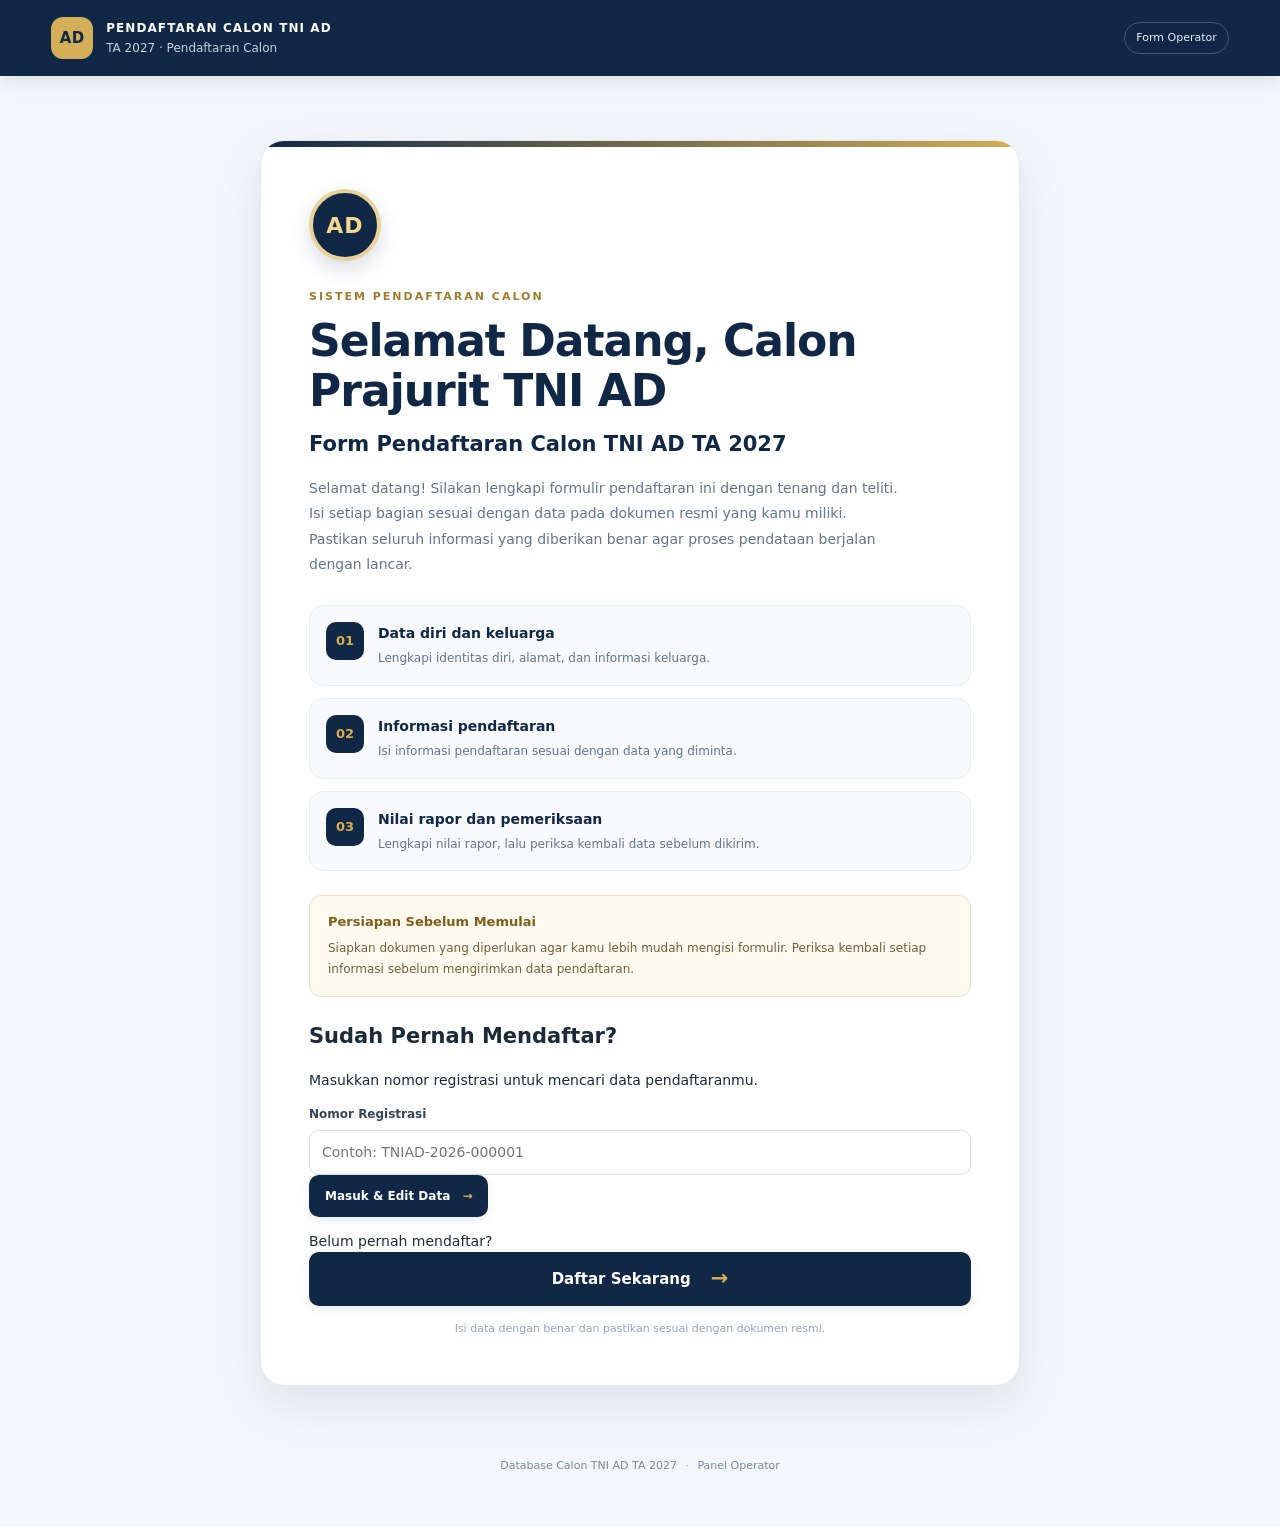
<file: index.html>
<!doctype html>
<html lang="id">
  <head>
    <meta charset="utf-8" />
    <meta name="viewport" content="width=device-width, initial-scale=1" />
    <meta name="theme-color" content="#102846" />
    <title>Form Pendaftaran Calon TNI AD TA 2027</title>
    <link rel="stylesheet" href="styles.css" />
  </head>
  <body>
    <header class="topbar">
      <div class="brand-mark">AD</div>
      <div class="brand-copy">
        <strong>PENDAFTARAN CALON TNI AD</strong
        ><span>TA 2027 · Pendaftaran Calon</span>
      </div>
      <span class="secure-label">Form Operator</span>
    </header>
    <main class="page-shell">
      <section class="welcome-card" id="welcome-page">
        <div class="welcome-emblem">AD</div>

        <p class="eyebrow">SISTEM PENDAFTARAN CALON</p>

        <h1>Selamat Datang, Calon Prajurit TNI AD</h1>

        <p class="welcome-description">Form Pendaftaran Calon TNI AD TA 2027</p>

        <p class="welcome-text">
          Selamat datang! Silakan lengkapi formulir pendaftaran ini dengan
          tenang dan teliti. Isi setiap bagian sesuai dengan data pada dokumen
          resmi yang kamu miliki. Pastikan seluruh informasi yang diberikan
          benar agar proses pendataan berjalan dengan lancar.
        </p>

        <!-- INFORMASI PENDAFTARAN -->
        <div class="welcome-info">
          <div class="welcome-info-item">
            <span class="welcome-info-number">01</span>
            <div>
              <strong>Data diri dan keluarga</strong>
              <p>Lengkapi identitas diri, alamat, dan informasi keluarga.</p>
            </div>
          </div>

          <div class="welcome-info-item">
            <span class="welcome-info-number">02</span>
            <div>
              <strong>Informasi pendaftaran</strong>
              <p>Isi informasi pendaftaran sesuai dengan data yang diminta.</p>
            </div>
          </div>

          <div class="welcome-info-item">
            <span class="welcome-info-number">03</span>
            <div>
              <strong>Nilai rapor dan pemeriksaan</strong>
              <p>
                Lengkapi nilai rapor, lalu periksa kembali data sebelum dikirim.
              </p>
            </div>
          </div>
        </div>

        <!-- PERSIAPAN -->
        <div class="welcome-notice">
          <strong>Persiapan Sebelum Memulai</strong>
          <p>
            Siapkan dokumen yang diperlukan agar kamu lebih mudah mengisi
            formulir. Periksa kembali setiap informasi sebelum mengirimkan data
            pendaftaran.
          </p>
        </div>

        <!-- LOGIN PENDAFTAR LAMA -->
        <div class="welcome-login">
          <h2>Sudah Pernah Mendaftar?</h2>

          <p>Masukkan nomor registrasi untuk mencari data pendaftaranmu.</p>

          <label class="field">
            <span>Nomor Registrasi</span>
            <input
              type="text"
              id="login-nomor-registrasi"
              name="NOMOR_PENDAFTARAN"
              placeholder="Contoh: TNIAD-2026-000001"
              autocomplete="off"
              autocapitalize="characters"
              spellcheck="false"
            />
          </label>

          <button
            class="btn btn-primary"
            id="login-registration-btn"
            type="button"
          >
            Masuk & Edit Data <span>→</span>
          </button>

          <p
            id="login-registration-message"
            role="status"
            aria-live="polite"
          ></p>
        </div>

        <!-- PEMISAH -->
        <div class="welcome-divider">
          <span>Belum pernah mendaftar?</span>
        </div>

        <!-- PENDAFTAR BARU -->
        <button
          class="btn btn-primary welcome-start"
          id="start-registration-btn"
          type="button"
        >
          Daftar Sekarang <span>→</span>
        </button>

        <p class="welcome-footnote">
          Isi data dengan benar dan pastikan sesuai dengan dokumen resmi.
        </p>
      </section>

      <section class="intro" id="registration-intro" hidden>
        <p class="eyebrow">SISTEM PENDATAAN CALON</p>
        <h1>Formulir Pendaftaran</h1>
        <p class="subheading">
          Input data calon secara bertahap. Periksa kembali data sebelum
          disimpan.
        </p>
      </section>
      <section class="form-card" id="registration-form-card" hidden>
        <div class="progress-head">
          <div>
            <span id="step-kicker">LANGKAH 1 DARI 5</span>
            <h2 id="step-title">Data diri calon</h2>
          </div>
          <span id="progress-percent">20%</span>
        </div>
        <div class="progress-track"><div id="progress-bar"></div></div>
        <nav class="step-nav" aria-label="Langkah formulir">
          <button class="step-pill active" data-step="0" type="button">
            <span>1</span><b>Calon</b>
          </button>
          <button class="step-pill" data-step="1" type="button">
            <span>2</span><b>Keluarga</b>
          </button>
          <button class="step-pill" data-step="2" type="button">
            <span>3</span><b>Pendaftaran</b>
          </button>
          <button class="step-pill" data-step="3" type="button">
            <span>4</span><b>Rapor</b>
          </button>
          <button class="step-pill" data-step="4" type="button">
            <span>5</span><b>Periksa</b>
          </button>
        </nav>

        <form id="candidate-form" novalidate>
          <section class="step-panel active" data-panel="0">
            <div class="section-heading">
              <span class="section-icon">01</span>
              <div>
                <h3>Identitas calon</h3>
                <p>Masukkan data sesuai dokumen resmi.</p>
              </div>
            </div>
            <div class="field-grid">
              <label class="field span-2"
                ><span>Nama lengkap <i>*</i></span
                ><input
                  name="NAMA_LENGKAP"
                  required
                  autocomplete="name"
                  data-uppercase
              /></label>
              <label class="field"
                ><span>Tempat lahir <i>*</i></span
                ><input name="TEMPAT_LAHIR" required data-uppercase
              /></label>
              <label class="field"
                ><span>Tanggal lahir <i>*</i></span
                ><input name="TANGGAL_LAHIR" type="date" required
              /></label>

              <label class="field">
                <span>Tinggi badan (cm)</span>
                <input
                  name="TINGGI_BADAN_CM"
                  type="text"
                  inputmode="decimal"
                  placeholder="Contoh: 170,5"
                  autocomplete="off"
                />
              </label>

              <label class="field">
                <span>Berat badan (kg)</span>
                <input
                  name="BERAT_BADAN_KG"
                  type="text"
                  inputmode="decimal"
                  placeholder="Contoh: 60,5"
                  autocomplete="off"
                />
              </label>

              <label class="field"
                ><span>Pendidikan umum <i>*</i></span
                ><select
                  name="PENDIDIKAN_UMUM"
                  required
                  data-ref="PENDIDIKAN_UMUM"
                >
                  <option value="">Pilih pendidikan</option>
                </select></label
              >
              <label class="field"
                ><span>Jurusan</span
                ><select
                  name="JURUSAN"
                  data-ref="JURUSAN"
                  data-other-target="jurusan-lain"
                >
                  <option value="">Pilih jurusan</option></select
                ><input
                  id="jurusan-lain"
                  class="conditional-input hidden"
                  placeholder="Tulis jurusan"
                  data-uppercase
              /></label>
              <label class="field"
                ><span>Tahun lulus</span
                ><select name="TAHUN_LULUS" id="tahun-lulus">
                  <option value="">Pilih tahun</option>
                </select></label
              >
              <label class="field"
                ><span>Nama sekolah <i>*</i></span
                ><input name="NAMA_SEKOLAH" required data-uppercase
              /></label>
              <label class="field span-2"
                ><span>Alamat sekolah</span
                ><textarea
                  name="ALAMAT_SEKOLAH"
                  rows="2"
                  data-uppercase
                ></textarea>
              </label>
              <label class="field"
                ><span>Agama <i>*</i></span
                ><select name="AGAMA" required data-ref="AGAMA">
                  <option value="">Pilih agama</option>
                </select></label
              >
              <label class="field"
                ><span>Suku</span
                ><select
                  name="SUKU"
                  data-ref="SUKU"
                  data-other-target="suku-lain"
                >
                  <option value="">Pilih suku</option></select
                ><input
                  id="suku-lain"
                  class="conditional-input hidden"
                  placeholder="Tulis suku"
                  data-uppercase
              /></label>
              <label class="field"
                ><span>Nomor KK <i>*</i></span
                ><input
                  name="NOMOR_KK"
                  required
                  inputmode="numeric"
                  maxlength="16"
                  minlength="16"
                  pattern="[0-9]{16}"
                  autocomplete="off"
                /><small>16 digit, disimpan sebagai teks.</small></label
              >
              <label class="field"
                ><span>NIK <i>*</i></span
                ><input
                  name="NIK"
                  required
                  inputmode="numeric"
                  maxlength="16"
                  minlength="16"
                  pattern="[0-9]{16}"
                  autocomplete="off"
                /><small>16 digit dan harus unik.</small></label
              >
              <label class="field"
                ><span>Nomor BPJS calon <i>*</i></span
                ><input
                  name="NOMOR_BPJS"
                  required
                  inputmode="numeric"
                  autocomplete="off"
              /></label>
              <label class="field"
                ><span>Tinggal bersama <i>*</i></span
                ><select
                  name="TINGGAL_BERSAMA"
                  required
                  data-ref="TINGGAL_BERSAMA"
                >
                  <option value="">Pilih</option>
                </select></label
              >

              <div class="field-group alamat-calon-group">
                <span class="field-label">
                  Alamat calon sesuai KTP <i>*</i>
                </span>

                <!-- PROVINSI -->
                <label class="field">
                  <span>Provinsi <i>*</i></span>
                  <input
                    type="text"
                    id="provinsi-calon"
                    name="PROVINSI_CALON"
                    placeholder="Ketik nama provinsi..."
                    autocomplete="off"
                    required
                  />
                  <div
                    id="provinsi-calon-options"
                    class="autocomplete-options hidden"
                  ></div>
                </label>

                <!-- KABUPATEN / KOTA -->
                <label class="field">
                  <span>Kabupaten/Kota <i>*</i></span>
                  <input
                    type="text"
                    id="kabupaten-calon"
                    name="KABUPATEN_KOTA_CALON"
                    placeholder="Pilih provinsi terlebih dahulu"
                    autocomplete="off"
                    required
                    disabled
                  />
                  <div
                    id="kabupaten-calon-options"
                    class="autocomplete-options hidden"
                  ></div>
                  <small id="kabupaten-calon-info">
                    Pilih provinsi terlebih dahulu.
                  </small>
                </label>

                <!-- KECAMATAN -->
                <label class="field">
                  <span>Kecamatan <i>*</i></span>
                  <input
                    type="text"
                    id="kecamatan-calon"
                    name="KECAMATAN_CALON"
                    placeholder="Masukkan nama kecamatan"
                    data-uppercase
                    required
                  />
                </label>

                <!-- KELURAHAN / DESA -->
                <label class="field">
                  <span>Kelurahan/Desa <i>*</i></span>
                  <input
                    type="text"
                    id="kelurahan-calon"
                    name="KELURAHAN_DESA_CALON"
                    placeholder="Masukkan nama kelurahan/desa"
                    data-uppercase
                    required
                  />
                </label>

                <!-- RT / RW -->
                <div class="field-row">
                  <label class="field">
                    <span>RT</span>
                    <input
                      type="text"
                      id="rt-calon"
                      name="RT_CALON"
                      placeholder="Contoh: 001"
                      inputmode="numeric"
                    />
                  </label>

                  <label class="field">
                    <span>RW</span>
                    <input
                      type="text"
                      id="rw-calon"
                      name="RW_CALON"
                      placeholder="Contoh: 002"
                      inputmode="numeric"
                    />
                  </label>
                </div>

                <!-- KONTRAK DATA BACKEND LAMA -->
                <input type="hidden" name="ALAMAT_CALON" />
              </div>

              <label class="field"
                ><span>Nomor HP calon</span
                ><input
                  name="NOMOR_HP_CALON"
                  inputmode="tel"
                  autocomplete="tel"
              /></label>
              <label class="field"
                ><span>Nomor HP orang tua/wali</span
                ><input name="NOMOR_HP_ORANG_TUA_WALI" inputmode="tel"
              /></label>
              <label class="field"
                ><span>Email calon aktif</span
                ><input name="EMAIL_CALON" type="email" autocomplete="email"
              /></label>
              <label class="field"
                ><span>NISN SD</span><input name="NISN_SD" inputmode="numeric"
              /></label>
              <label class="field"
                ><span>NISN SMP</span
                ><input name="NISN_SMP" inputmode="numeric"
              /></label>
              <label class="field"
                ><span>NISN SMA/sederajat</span
                ><input name="NISN_SMA" inputmode="numeric"
              /></label>
              <label class="field"
                ><span>Facebook</span><input name="AKUN_FACEBOOK"
              /></label>
              <label class="field"
                ><span>Instagram</span><input name="AKUN_INSTAGRAM"
              /></label>
              <label class="field"
                ><span>TikTok</span><input name="AKUN_TIKTOK"
              /></label>
              <label class="field"
                ><span>Twitter/X</span><input name="AKUN_TWITTER"
              /></label>
            </div>
          </section>

          <section class="step-panel" data-panel="1">
            <div class="section-heading">
              <span class="section-icon">02</span>
              <div>
                <h3>Data keluarga</h3>
                <p>
                  Bagian pangkat, jabatan, dan kesatuan muncul sesuai pekerjaan.
                </p>
              </div>
            </div>
            <div class="subsection">
              <h4>Ayah kandung</h4>
              <div class="field-grid">
                <label class="field"
                  ><span>Nama ayah <i>*</i></span
                  ><input name="NAMA_BAPAK_KANDUNG" required data-uppercase
                /></label>
                <label class="field"
                  ><span>Pekerjaan ayah <i>*</i></span
                  ><select name="PEKERJAAN_BAPAK" required data-ref="PEKERJAAN">
                    <option value="">Pilih pekerjaan</option>
                  </select></label
                >

                <label class="field hidden" id="pekerjaan-bapak-lainnya-wrap">
                  <span>Nama pekerjaan ayah <i>*</i></span>
                  <input
                    type="text"
                    id="pekerjaan-bapak-lainnya"
                    data-uppercase
                    placeholder="Masukkan nama pekerjaan ayah"
                  />
                </label>

                <label class="field conditional-job hidden"
                  ><span>Pangkat ayah</span
                  ><input name="PANGKAT_BAPAK" data-uppercase
                /></label>
                <label class="field conditional-job hidden"
                  ><span>Jabatan ayah</span
                  ><input name="JABATAN_BAPAK" data-uppercase
                /></label>
                <label class="field conditional-job hidden"
                  ><span>Kesatuan/instansi ayah</span
                  ><input name="KESATUAN_BAPAK" data-uppercase
                /></label>

                <!-- ALAMAT BAPAK -->
                <div
                  class="field span-2 alamat-keluarga-group"
                  data-alamat-group="BAPAK"
                >
                  <span class="field-label">Alamat ayah sesuai KTP</span>

                  <!-- PROVINSI -->
                  <label class="field">
                    <span>Provinsi</span>
                    <input
                      type="text"
                      id="provinsi-bapak"
                      name="PROVINSI_BAPAK"
                      autocomplete="off"
                      placeholder="Ketik nama provinsi..."
                    />
                    <div
                      id="provinsi-bapak-options"
                      class="autocomplete-options hidden"
                    ></div>
                  </label>

                  <!-- KABUPATEN / KOTA -->
                  <label class="field">
                    <span>Kabupaten/Kota</span>
                    <input
                      type="text"
                      id="kabupaten-bapak"
                      name="KABUPATEN_KOTA_BAPAK"
                      autocomplete="off"
                      placeholder="Pilih provinsi terlebih dahulu"
                      disabled
                    />
                    <div
                      id="kabupaten-bapak-options"
                      class="autocomplete-options hidden"
                    ></div>
                    <small id="kabupaten-bapak-info">
                      Pilih provinsi terlebih dahulu.
                    </small>
                  </label>

                  <!-- KECAMATAN -->
                  <label class="field">
                    <span>Kecamatan</span>
                    <input
                      type="text"
                      id="kecamatan-bapak"
                      name="KECAMATAN_BAPAK"
                      placeholder="Masukkan nama kecamatan"
                      data-uppercase
                    />
                  </label>

                  <!-- KELURAHAN / DESA -->
                  <label class="field">
                    <span>Kelurahan/Desa</span>
                    <input
                      type="text"
                      id="kelurahan-bapak"
                      name="KELURAHAN_DESA_BAPAK"
                      placeholder="Masukkan nama kelurahan/desa"
                      data-uppercase
                    />
                  </label>

                  <!-- RT / RW -->
                  <div class="field-row">
                    <label class="field">
                      <span>RT</span>
                      <input
                        type="text"
                        id="rt-bapak"
                        name="RT_BAPAK"
                        placeholder="Contoh: 001"
                        inputmode="numeric"
                      />
                    </label>

                    <label class="field">
                      <span>RW</span>
                      <input
                        type="text"
                        id="rw-bapak"
                        name="RW_BAPAK"
                        placeholder="Contoh: 002"
                        inputmode="numeric"
                      />
                    </label>
                  </div>

                  <!-- KONTRAK DATA BACKEND -->
                  <input type="hidden" name="ALAMAT_BAPAK" />
                </div>
              </div>
            </div>
            <div class="subsection">
              <h4>Ibu kandung</h4>
              <div class="field-grid">
                <label class="field"
                  ><span>Nama ibu <i>*</i></span
                  ><input name="NAMA_IBU_KANDUNG" required data-uppercase
                /></label>
                <label class="field"
                  ><span>Pekerjaan ibu <i>*</i></span
                  ><select name="PEKERJAAN_IBU" required data-ref="PEKERJAAN">
                    <option value="">Pilih pekerjaan</option>
                  </select></label
                >

                <label class="field hidden" id="pekerjaan-ibu-lainnya-wrap">
                  <span>Nama pekerjaan ibu <i>*</i></span>
                  <input
                    type="text"
                    id="pekerjaan-ibu-lainnya"
                    data-uppercase
                    placeholder="Masukkan nama pekerjaan ibu"
                  />
                </label>

                <label class="field conditional-job hidden"
                  ><span>Pangkat ibu</span
                  ><input name="PANGKAT_IBU" data-uppercase
                /></label>
                <label class="field conditional-job hidden"
                  ><span>Jabatan ibu</span
                  ><input name="JABATAN_IBU" data-uppercase
                /></label>
                <label class="field conditional-job hidden"
                  ><span>Kesatuan/instansi ibu</span
                  ><input name="KESATUAN_IBU" data-uppercase
                /></label>

                <!-- ALAMAT IBU -->
                <div
                  class="field span-2 alamat-keluarga-group"
                  data-alamat-group="IBU"
                >
                  <span class="field-label">Alamat ibu sesuai KTP</span>

                  <!-- PROVINSI -->
                  <label class="field">
                    <span>Provinsi</span>
                    <input
                      type="text"
                      id="provinsi-ibu"
                      name="PROVINSI_IBU"
                      autocomplete="off"
                      placeholder="Ketik nama provinsi..."
                    />
                    <div
                      id="provinsi-ibu-options"
                      class="autocomplete-options hidden"
                    ></div>
                  </label>

                  <!-- KABUPATEN / KOTA -->
                  <label class="field">
                    <span>Kabupaten/Kota</span>
                    <input
                      type="text"
                      id="kabupaten-ibu"
                      name="KABUPATEN_KOTA_IBU"
                      autocomplete="off"
                      placeholder="Pilih provinsi terlebih dahulu"
                      disabled
                    />
                    <div
                      id="kabupaten-ibu-options"
                      class="autocomplete-options hidden"
                    ></div>
                    <small id="kabupaten-ibu-info">
                      Pilih provinsi terlebih dahulu.
                    </small>
                  </label>

                  <!-- KECAMATAN -->
                  <label class="field">
                    <span>Kecamatan</span>
                    <input
                      type="text"
                      id="kecamatan-ibu"
                      name="KECAMATAN_IBU"
                      placeholder="Masukkan nama kecamatan"
                      data-uppercase
                    />
                  </label>

                  <!-- KELURAHAN / DESA -->
                  <label class="field">
                    <span>Kelurahan/Desa</span>
                    <input
                      type="text"
                      id="kelurahan-ibu"
                      name="KELURAHAN_DESA_IBU"
                      placeholder="Masukkan nama kelurahan/desa"
                      data-uppercase
                    />
                  </label>

                  <!-- RT / RW -->
                  <div class="field-row">
                    <label class="field">
                      <span>RT</span>
                      <input
                        type="text"
                        id="rt-ibu"
                        name="RT_IBU"
                        placeholder="Contoh: 001"
                        inputmode="numeric"
                      />
                    </label>

                    <label class="field">
                      <span>RW</span>
                      <input
                        type="text"
                        id="rw-ibu"
                        name="RW_IBU"
                        placeholder="Contoh: 002"
                        inputmode="numeric"
                      />
                    </label>
                  </div>

                  <!-- KONTRAK DATA BACKEND -->
                  <input type="hidden" name="ALAMAT_IBU" />
                </div>
              </div>
            </div>
            <div class="subsection">
              <h4>Keluarga dari Ayah</h4>
              <div class="field-grid">
                <label class="field">
                  <span>Nama kakek dari ayah <i>*</i></span>
                  <input name="NAMA_KAKEK_AYAH" required data-uppercase />
                </label>
                <label class="field">
                  <span>Nama nenek dari ayah <i>*</i></span>
                  <input name="NAMA_NENEK_AYAH" required data-uppercase />
                </label>
                <label class="field span-2">
                  <span>Alamat kakek dan nenek dari ayah <i>*</i></span>
                  <textarea
                    name="ALAMAT_KAKEK_NENEK_AYAH"
                    rows="3"
                    required
                    data-uppercase
                  ></textarea>
                </label>
              </div>
            </div>

            <div class="subsection">
              <h4>Keluarga dari Ibu</h4>
              <div class="field-grid">
                <label class="field">
                  <span>Nama kakek dari ibu <i>*</i></span>
                  <input name="NAMA_KAKEK_IBU" required data-uppercase />
                </label>
                <label class="field">
                  <span>Nama nenek dari ibu <i>*</i></span>
                  <input name="NAMA_NENEK_IBU" required data-uppercase />
                </label>
                <label class="field span-2">
                  <span>Alamat kakek dan nenek dari ibu <i>*</i></span>
                  <textarea
                    name="ALAMAT_KAKEK_NENEK_IBU"
                    rows="3"
                    required
                    data-uppercase
                  ></textarea>
                </label>
              </div>
            </div>

            <div class="subsection" id="wali-section">
              <h4>Wali</h4>
              <div class="field-grid">
                <label class="field">
                  <span>Nama wali</span>
                  <input name="NAMA_WALI" data-uppercase />
                </label>

                <label class="field">
                  <span>Pekerjaan wali</span>
                  <select name="PEKERJAAN_WALI" data-ref="PEKERJAAN">
                    <option value="">Pilih pekerjaan</option>
                  </select>
                </label>

                <label class="field hidden" id="pekerjaan-wali-lainnya-wrap">
                  <span>Nama pekerjaan wali <i>*</i></span>
                  <input
                    type="text"
                    id="pekerjaan-wali-lainnya"
                    data-uppercase
                    placeholder="Masukkan nama pekerjaan wali"
                  />
                </label>

                <label class="field conditional-job hidden">
                  <span>Pangkat wali</span>
                  <input name="PANGKAT_WALI" data-uppercase />
                </label>

                <label class="field conditional-job hidden">
                  <span>Jabatan wali</span>
                  <input name="JABATAN_WALI" data-uppercase />
                </label>

                <label class="field conditional-job hidden">
                  <span>Kesatuan/instansi wali</span>
                  <input name="KESATUAN_WALI" data-uppercase />
                </label>

                <!-- ALAMAT WALI -->
                <div
                  class="field span-2 alamat-keluarga-group"
                  data-alamat-group="WALI"
                >
                  <span class="field-label">Alamat wali sesuai KTP</span>

                  <!-- PROVINSI -->
                  <label class="field">
                    <span>Provinsi</span>
                    <input
                      type="text"
                      id="provinsi-wali"
                      name="PROVINSI_WALI"
                      autocomplete="off"
                      placeholder="Ketik nama provinsi..."
                    />
                    <div
                      id="provinsi-wali-options"
                      class="autocomplete-options hidden"
                    ></div>
                  </label>

                  <!-- KABUPATEN / KOTA -->
                  <label class="field">
                    <span>Kabupaten/Kota</span>
                    <input
                      type="text"
                      id="kabupaten-wali"
                      name="KABUPATEN_KOTA_WALI"
                      autocomplete="off"
                      placeholder="Pilih provinsi terlebih dahulu"
                      disabled
                    />
                    <div
                      id="kabupaten-wali-options"
                      class="autocomplete-options hidden"
                    ></div>
                    <small id="kabupaten-wali-info">
                      Pilih provinsi terlebih dahulu.
                    </small>
                  </label>

                  <!-- KECAMATAN -->
                  <label class="field">
                    <span>Kecamatan</span>
                    <input
                      type="text"
                      id="kecamatan-wali"
                      name="KECAMATAN_WALI"
                      placeholder="Masukkan nama kecamatan"
                      data-uppercase
                    />
                  </label>

                  <!-- KELURAHAN / DESA -->
                  <label class="field">
                    <span>Kelurahan/Desa</span>
                    <input
                      type="text"
                      id="kelurahan-wali"
                      name="KELURAHAN_DESA_WALI"
                      placeholder="Masukkan nama kelurahan/desa"
                      data-uppercase
                    />
                  </label>

                  <!-- RT / RW -->
                  <div class="field-row">
                    <label class="field">
                      <span>RT</span>
                      <input
                        type="text"
                        id="rt-wali"
                        name="RT_WALI"
                        placeholder="Contoh: 001"
                        inputmode="numeric"
                      />
                    </label>

                    <label class="field">
                      <span>RW</span>
                      <input
                        type="text"
                        id="rw-wali"
                        name="RW_WALI"
                        placeholder="Contoh: 002"
                        inputmode="numeric"
                      />
                    </label>
                  </div>

                  <!-- KONTRAK DATA BACKEND -->
                  <input type="hidden" name="ALAMAT_WALI" />
                </div>
              </div>
            </div>

            <div class="subsection">
              <h4>Babinsa</h4>
              <div class="field-grid">
                <label class="field"
                  ><span>Nama/Pangkat Babinsa</span
                  ><input name="PANGKAT_BABINSA" data-uppercase
                /></label>
              </div>
            </div>
          </section>

          <section class="step-panel" data-panel="2">
            <div class="section-heading">
              <span class="section-icon">03</span>
              <div>
                <h3>Informasi pendaftaran</h3>
                <p>Nomor pendaftaran dibuat otomatis saat data disimpan.</p>
              </div>
            </div>
            <div class="field-grid">
              <label class="field"
                ><span>Jenis pendaftaran <i>*</i></span
                ><select
                  name="JENIS_PENDAFTARAN"
                  required
                  data-ref="JENIS_PENDAFTARAN"
                >
                  <option value="">Pilih jenis</option>
                </select></label
              >

              <label class="field">
                <span>Kodim sesuai domisili <i>*</i></span>
                <select name="KODIM_DOMISILI" required>
                  <option value="">Pilih Kodim sesuai domisili</option>
                  <option value="KODIM 0818/MALANG-BATU">
                    KODIM 0818/MALANG-BATU
                  </option>
                  <option value="KODIM 0819/PASURUAN">
                    KODIM 0819/PASURUAN
                  </option>
                  <option value="KODIM 0820/PROBOLINGGO">
                    KODIM 0820/PROBOLINGGO
                  </option>
                  <option value="KODIM 0821/LUMAJANG">
                    KODIM 0821/LUMAJANG
                  </option>
                  <option value="KODIM 0822/BONDOWOSO">
                    KODIM 0822/BONDOWOSO
                  </option>
                  <option value="KODIM 0823/SITUBONDO">
                    KODIM 0823/SITUBONDO
                  </option>
                  <option value="KODIM 0824/JEMBER">KODIM 0824/JEMBER</option>
                  <option value="KODIM 0825/BANYUWANGI">
                    KODIM 0825/BANYUWANGI
                  </option>
                  <option value="KODIM 0833/KOTA MALANG">
                    KODIM 0833/KOTA MALANG
                  </option>
                  <option value="KODIM 0801/PACITAN">KODIM 0801/PACITAN</option>
                  <option value="KODIM 0802/PONOROGO">
                    KODIM 0802/PONOROGO
                  </option>
                  <option value="KODIM 0803/MADIUN">KODIM 0803/MADIUN</option>
                  <option value="KODIM 0804/MAGETAN">KODIM 0804/MAGETAN</option>
                  <option value="KODIM 0805/NGAWI">KODIM 0805/NGAWI</option>
                  <option value="KODIM 0806/TRENGGALEK">
                    KODIM 0806/TRENGGALEK
                  </option>
                  <option value="KODIM 0807/TULUNGAGUNG">
                    KODIM 0807/TULUNGAGUNG
                  </option>
                  <option value="KODIM 0808/BLITAR">KODIM 0808/BLITAR</option>
                  <option value="KODIM 0810/NGANJUK">KODIM 0810/NGANJUK</option>
                  <option value="KODIM 0809/KEDIRI">KODIM 0809/KEDIRI</option>
                  <option value="KODIM 0811/TUBAN">KODIM 0811/TUBAN</option>
                  <option value="KODIM 0812/LAMONGAN">
                    KODIM 0812/LAMONGAN
                  </option>
                  <option value="KODIM 0813/BOJONEGORO">
                    KODIM 0813/BOJONEGORO
                  </option>
                  <option value="KODIM 0814/JOMBANG">KODIM 0814/JOMBANG</option>
                  <option value="KODIM 0815/MOJOKERTO">
                    KODIM 0815/MOJOKERTO
                  </option>
                  <option value="KODIM 0816/SIDOARJO">
                    KODIM 0816/SIDOARJO
                  </option>
                  <option value="KODIM 0817/GRESIK">KODIM 0817/GRESIK</option>
                  <option value="KODIM 0826/PAMEKASAN">
                    KODIM 0826/PAMEKASAN
                  </option>
                  <option value="KODIM 0827/SUMENEP">KODIM 0827/SUMENEP</option>
                  <option value="KODIM 0828/SAMPANG">KODIM 0828/SAMPANG</option>
                  <option value="KODIM 0829/BANGKALAN">
                    KODIM 0829/BANGKALAN
                  </option>
                  <option value="KODIM 0830/SURABAYA">
                    KODIM 0830/SURABAYA
                  </option>
                </select>
              </label>

              <label class="field"
                ><span>Calon daftar TNI ke berapa <i>*</i></span
                ><input
                  name="JUMLAH_PENDAFTARAN_TNI"
                  type="number"
                  min="1"
                  step="1"
                  required
              /></label>

              <label class="field">
                <span>Kriteria prestasi nasional</span>
                <input
                  type="text"
                  name="KRITERIA_PRESTASI_NASIONAL"
                  data-ref="KRITERIA_PRESTASI_NASIONAL"
                  placeholder="Masukkan kriteria prestasi nasional jika ada"
                />
              </label>

              <label class="field span-2"
                ><span>Motivasi menjadi prajurit</span
                ><textarea name="MOTIVASI_CALON" rows="3"></textarea>
              </label>
              <label class="field"
                ><span>Hobi</span><input name="HOBI_CALON"
              /></label>
              <label class="field"
                ><span>Pernah bekerja di</span><input name="RIWAYAT_PEKERJAAN"
              /></label>
              <label class="field"
                ><span>Mempunyai keahlian?</span
                ><select name="MEMILIKI_KEAHLIAN" id="memiliki-keahlian">
                  <option value="">Pilih</option>
                  <option>Ya</option>
                  <option>Tidak</option>
                </select></label
              >
              <label class="field hidden" id="detail-keahlian-wrap"
                ><span>Detail keahlian</span><input name="DETAIL_KEAHLIAN"
              /></label>
            </div>
          </section>

          <section class="step-panel" data-panel="3">
            <div class="section-heading">
              <span class="section-icon">04</span>
              <div>
                <h3>Nilai rapor</h3>
                <p>
                  Isi nilai P dan K sesuai blanko rapor. Urutan kolom sumber
                  perlu dicocokkan sebelum digunakan untuk impor massal.
                </p>
              </div>
            </div>
            <div class="notice">
              <strong>Catatan:</strong> nilai kosong tidak otomatis diubah
              menjadi 0. Pastikan angka disalin sesuai dokumen.
            </div>
            <div id="rapor-container"></div>
          </section>

          <section class="step-panel" data-panel="4">
            <div class="section-heading">
              <span class="section-icon">05</span>
              <div>
                <h3>Periksa data</h3>
                <p>Tinjau ringkasan sebelum menyimpan ke spreadsheet.</p>
              </div>
            </div>
            <div id="review-summary" class="review-summary"></div>
            <label class="confirm-check"
              ><input type="checkbox" id="confirm-data" /> Saya sudah memeriksa
              data yang diinput dan sesuai dengan dokumen sumber.</label
            >
            <div class="notice">
              Penyimpanan hanya dilakukan setelah tombol Simpan ditekan. Nomor
              pendaftaran akan dibuat jika pendaftaran berhasil.
            </div>
          </section>

          <div class="form-alert hidden" id="form-alert" role="alert"></div>
          <div class="form-actions">
            <button class="btn btn-quiet" id="prev-btn" type="button" disabled>
              Kembali
            </button>
            <span class="autosave-note" id="save-status">Belum disimpan</span>
            <button class="btn btn-primary" id="next-btn" type="button">
              Lanjut <span>→</span>
            </button>
            <button class="btn btn-primary hidden" id="save-btn" type="submit">
              Simpan pendaftaran
            </button>
          </div>
        </form>
      </section>
      <footer>
        Database Calon TNI AD TA 2027 <span>·</span> Panel Operator
      </footer>
    </main>
    <div class="toast hidden" id="toast" role="status"></div>
    <script src="wilayah-indonesia.js"></script>
    <script src="ConfirmEngine.js"></script>
    <script src="app.js"></script>
  </body>
</html>
</file>
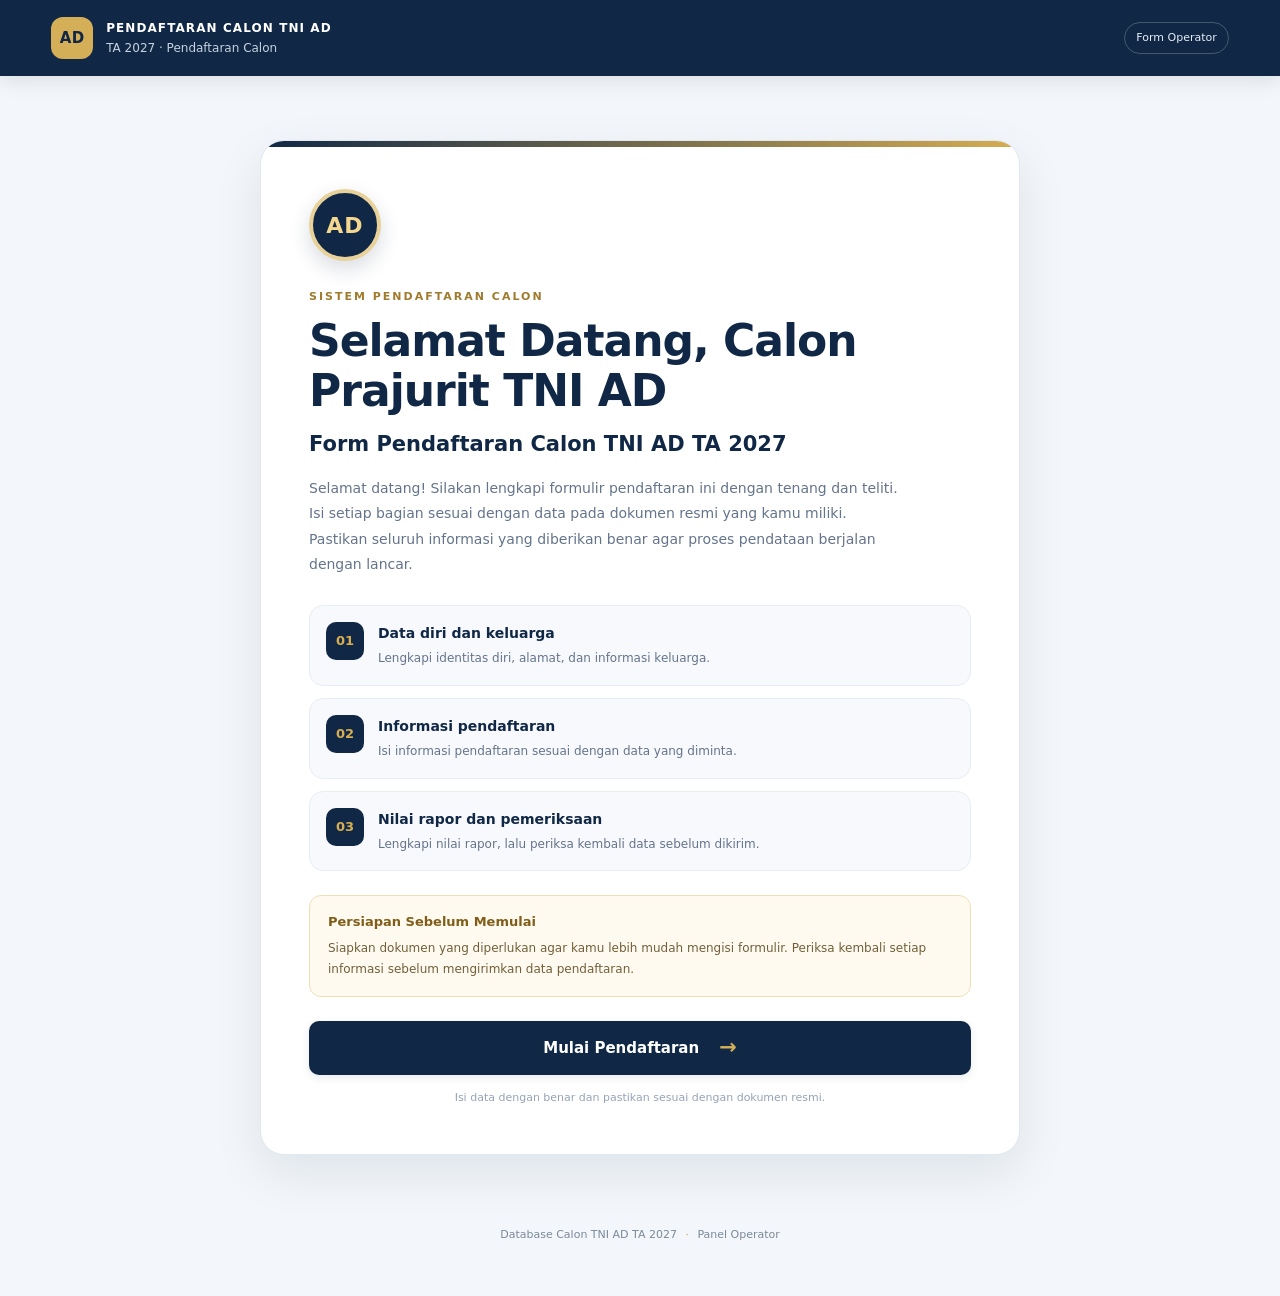
<file: index_updated_keluarga_kakek_nenek.html>
<!doctype html>
<html lang="id">
  <head>
    <meta charset="utf-8" />
    <meta name="viewport" content="width=device-width, initial-scale=1" />
    <meta name="theme-color" content="#102846" />
    <title>Form Pendaftaran Calon TNI AD TA 2027</title>
    <link rel="stylesheet" href="styles.css" />
  </head>
  <body>
    <header class="topbar">
      <div class="brand-mark">AD</div>
      <div class="brand-copy">
        <strong>PENDAFTARAN CALON TNI AD</strong
        ><span>TA 2027 · Pendaftaran Calon</span>
      </div>
      <span class="secure-label">Form Operator</span>
    </header>
    <main class="page-shell">
      <section class="welcome-card" id="welcome-page">
        <div class="welcome-emblem">AD</div>

        <p class="eyebrow">SISTEM PENDAFTARAN CALON</p>

        <h1>Selamat Datang, Calon Prajurit TNI AD</h1>

        <p class="welcome-description">Form Pendaftaran Calon TNI AD TA 2027</p>

        <p class="welcome-text">
          Selamat datang! Silakan lengkapi formulir pendaftaran ini dengan
          tenang dan teliti. Isi setiap bagian sesuai dengan data pada dokumen
          resmi yang kamu miliki. Pastikan seluruh informasi yang diberikan
          benar agar proses pendataan berjalan dengan lancar.
        </p>

        <div class="welcome-info">
          <div class="welcome-info-item">
            <span class="welcome-info-number">01</span>
            <div>
              <strong>Data diri dan keluarga</strong>
              <p>Lengkapi identitas diri, alamat, dan informasi keluarga.</p>
            </div>
          </div>

          <div class="welcome-info-item">
            <span class="welcome-info-number">02</span>
            <div>
              <strong>Informasi pendaftaran</strong>
              <p>Isi informasi pendaftaran sesuai dengan data yang diminta.</p>
            </div>
          </div>

          <div class="welcome-info-item">
            <span class="welcome-info-number">03</span>
            <div>
              <strong>Nilai rapor dan pemeriksaan</strong>
              <p>
                Lengkapi nilai rapor, lalu periksa kembali data sebelum dikirim.
              </p>
            </div>
          </div>
        </div>

        <div class="welcome-notice">
          <strong>Persiapan Sebelum Memulai</strong>
          <p>
            Siapkan dokumen yang diperlukan agar kamu lebih mudah mengisi
            formulir. Periksa kembali setiap informasi sebelum mengirimkan data
            pendaftaran.
          </p>
        </div>

        <button
          class="btn btn-primary welcome-start"
          id="start-registration-btn"
          type="button"
        >
          Mulai Pendaftaran <span>→</span>
        </button>

        <p class="welcome-footnote">
          Isi data dengan benar dan pastikan sesuai dengan dokumen resmi.
        </p>
      </section>

      <section class="intro" id="registration-intro" hidden>
        <p class="eyebrow">SISTEM PENDATAAN CALON</p>
        <h1>Formulir Pendaftaran</h1>
        <p class="subheading">
          Input data calon secara bertahap. Periksa kembali data sebelum
          disimpan.
        </p>
      </section>
      <section class="form-card" id="registration-form-card" hidden>
        <div class="progress-head">
          <div>
            <span id="step-kicker">LANGKAH 1 DARI 5</span>
            <h2 id="step-title">Data diri calon</h2>
          </div>
          <span id="progress-percent">20%</span>
        </div>
        <div class="progress-track"><div id="progress-bar"></div></div>
        <nav class="step-nav" aria-label="Langkah formulir">
          <button class="step-pill active" data-step="0" type="button">
            <span>1</span><b>Calon</b>
          </button>
          <button class="step-pill" data-step="1" type="button">
            <span>2</span><b>Keluarga</b>
          </button>
          <button class="step-pill" data-step="2" type="button">
            <span>3</span><b>Pendaftaran</b>
          </button>
          <button class="step-pill" data-step="3" type="button">
            <span>4</span><b>Rapor</b>
          </button>
          <button class="step-pill" data-step="4" type="button">
            <span>5</span><b>Periksa</b>
          </button>
        </nav>

        <form id="candidate-form" novalidate>
          <section class="step-panel active" data-panel="0">
            <div class="section-heading">
              <span class="section-icon">01</span>
              <div>
                <h3>Identitas calon</h3>
                <p>Masukkan data sesuai dokumen resmi.</p>
              </div>
            </div>
            <div class="field-grid">
              <label class="field span-2"
                ><span>Nama lengkap <i>*</i></span
                ><input
                  name="NAMA_LENGKAP"
                  required
                  autocomplete="name"
                  data-uppercase
              /></label>
              <label class="field"
                ><span>Tempat lahir <i>*</i></span
                ><input name="TEMPAT_LAHIR" required data-uppercase
              /></label>
              <label class="field"
                ><span>Tanggal lahir <i>*</i></span
                ><input name="TANGGAL_LAHIR" type="date" required
              /></label>

              <label class="field">
                <span>Tinggi badan (cm)</span>
                <input
                  name="TINGGI_BADAN_CM"
                  type="text"
                  inputmode="decimal"
                  placeholder="Contoh: 170,5"
                  autocomplete="off"
                />
              </label>

              <label class="field">
                <span>Berat badan (kg)</span>
                <input
                  name="BERAT_BADAN_KG"
                  type="text"
                  inputmode="decimal"
                  placeholder="Contoh: 55,8"
                  autocomplete="off"
                />
              </label>

              <label class="field"
                ><span>Pendidikan umum <i>*</i></span
                ><select
                  name="PENDIDIKAN_UMUM"
                  required
                  data-ref="PENDIDIKAN_UMUM"
                >
                  <option value="">Pilih pendidikan</option>
                </select></label
              >
              <label class="field"
                ><span>Jurusan</span
                ><select
                  name="JURUSAN"
                  data-ref="JURUSAN"
                  data-other-target="jurusan-lain"
                >
                  <option value="">Pilih jurusan</option></select
                ><input
                  id="jurusan-lain"
                  class="conditional-input hidden"
                  placeholder="Tulis jurusan"
                  data-uppercase
              /></label>
              <label class="field"
                ><span>Tahun lulus</span
                ><select name="TAHUN_LULUS" id="tahun-lulus">
                  <option value="">Pilih tahun</option>
                </select></label
              >
              <label class="field"
                ><span>Nama sekolah <i>*</i></span
                ><input name="NAMA_SEKOLAH" required data-uppercase
              /></label>
              <label class="field span-2"
                ><span>Alamat sekolah</span
                ><textarea
                  name="ALAMAT_SEKOLAH"
                  rows="2"
                  data-uppercase
                ></textarea>
              </label>
              <label class="field"
                ><span>Agama <i>*</i></span
                ><select name="AGAMA" required data-ref="AGAMA">
                  <option value="">Pilih agama</option>
                </select></label
              >
              <label class="field"
                ><span>Suku</span
                ><select
                  name="SUKU"
                  data-ref="SUKU"
                  data-other-target="suku-lain"
                >
                  <option value="">Pilih suku</option></select
                ><input
                  id="suku-lain"
                  class="conditional-input hidden"
                  placeholder="Tulis suku"
                  data-uppercase
              /></label>
              <label class="field"
                ><span>Nomor KK <i>*</i></span
                ><input
                  name="NOMOR_KK"
                  required
                  inputmode="numeric"
                  maxlength="16"
                  minlength="16"
                  pattern="[0-9]{16}"
                  autocomplete="off"
                /><small>16 digit, disimpan sebagai teks.</small></label
              >
              <label class="field"
                ><span>NIK <i>*</i></span
                ><input
                  name="NIK"
                  required
                  inputmode="numeric"
                  maxlength="16"
                  minlength="16"
                  pattern="[0-9]{16}"
                  autocomplete="off"
                /><small>16 digit dan harus unik.</small></label
              >
              <label class="field"
                ><span>Nomor BPJS calon <i>*</i></span
                ><input
                  name="NOMOR_BPJS"
                  required
                  inputmode="numeric"
                  autocomplete="off"
              /></label>
              <label class="field"
                ><span>Tinggal bersama <i>*</i></span
                ><select
                  name="TINGGAL_BERSAMA"
                  required
                  data-ref="TINGGAL_BERSAMA"
                >
                  <option value="">Pilih</option>
                </select></label
              >

              <div class="field-group alamat-calon-group">
                <span class="field-label">
                  Alamat calon sesuai KTP <i>*</i>
                </span>

                <label class="field">
                  <span>Provinsi <i>*</i></span>
                  <input
                    type="text"
                    id="provinsi-calon"
                    placeholder="Ketik nama provinsi..."
                    autocomplete="off"
                    required
                  />
                  <div
                    id="provinsi-calon-options"
                    class="autocomplete-options hidden"
                  ></div>
                </label>

                <label class="field">
                  <span>Kabupaten/Kota <i>*</i></span>
                  <input
                    type="text"
                    id="kabupaten-calon"
                    placeholder="Pilih provinsi terlebih dahulu"
                    autocomplete="off"
                    required
                    disabled
                  />
                  <div
                    id="kabupaten-calon-options"
                    class="autocomplete-options hidden"
                  ></div>
                  <small id="kabupaten-calon-info">
                    Pilih provinsi terlebih dahulu.
                  </small>
                </label>

                <label class="field">
                  <span>Alamat jalan / dusun / nomor rumah <i>*</i></span>
                  <textarea
                    id="detail-alamat-calon"
                    rows="2"
                    placeholder="Contoh: Jl. Merdeka No. 10, Dusun Krajan"
                    data-uppercase
                    required
                  ></textarea>
                </label>

                <div class="field-row">
                  <label class="field">
                    <span>RT</span>
                    <input
                      type="text"
                      id="rt-calon"
                      placeholder="Contoh: 001"
                      inputmode="numeric"
                    />
                  </label>

                  <label class="field">
                    <span>RW</span>
                    <input
                      type="text"
                      id="rw-calon"
                      placeholder="Contoh: 002"
                      inputmode="numeric"
                    />
                  </label>
                </div>

                <!-- Field ini mempertahankan kontrak data backend -->
                <input type="hidden" name="ALAMAT_CALON" />
              </div>

              <label class="field"
                ><span>Nomor HP calon</span
                ><input
                  name="NOMOR_HP_CALON"
                  inputmode="tel"
                  autocomplete="tel"
              /></label>
              <label class="field"
                ><span>Nomor HP orang tua/wali</span
                ><input name="NOMOR_HP_ORANG_TUA_WALI" inputmode="tel"
              /></label>
              <label class="field"
                ><span>Email calon aktif</span
                ><input name="EMAIL_CALON" type="email" autocomplete="email"
              /></label>
              <label class="field"
                ><span>NISN SD</span><input name="NISN_SD" inputmode="numeric"
              /></label>
              <label class="field"
                ><span>NISN SMP</span
                ><input name="NISN_SMP" inputmode="numeric"
              /></label>
              <label class="field"
                ><span>NISN SMA/sederajat</span
                ><input name="NISN_SMA" inputmode="numeric"
              /></label>
              <label class="field"
                ><span>Facebook</span><input name="AKUN_FACEBOOK"
              /></label>
              <label class="field"
                ><span>Instagram</span><input name="AKUN_INSTAGRAM"
              /></label>
              <label class="field"
                ><span>TikTok</span><input name="AKUN_TIKTOK"
              /></label>
              <label class="field"
                ><span>Twitter/X</span><input name="AKUN_TWITTER"
              /></label>
            </div>
          </section>

          <section class="step-panel" data-panel="1">
            <div class="section-heading">
              <span class="section-icon">02</span>
              <div>
                <h3>Data keluarga</h3>
                <p>
                  Bagian pangkat, jabatan, dan kesatuan muncul sesuai pekerjaan.
                </p>
              </div>
            </div>
            <div class="subsection">
              <h4>Ayah kandung</h4>
              <div class="field-grid">
                <label class="field"
                  ><span>Nama ayah <i>*</i></span
                  ><input name="NAMA_BAPAK_KANDUNG" required data-uppercase
                /></label>
                <label class="field"
                  ><span>Pekerjaan ayah <i>*</i></span
                  ><select name="PEKERJAAN_BAPAK" required data-ref="PEKERJAAN">
                    <option value="">Pilih pekerjaan</option>
                  </select></label
                >

                <label class="field hidden" id="pekerjaan-bapak-lainnya-wrap">
                  <span>Nama pekerjaan ayah <i>*</i></span>
                  <input
                    type="text"
                    id="pekerjaan-bapak-lainnya"
                    data-uppercase
                    placeholder="Masukkan nama pekerjaan ayah"
                  />
                </label>

                <label class="field conditional-job hidden"
                  ><span>Pangkat ayah</span
                  ><input name="PANGKAT_BAPAK" data-uppercase
                /></label>
                <label class="field conditional-job hidden"
                  ><span>Jabatan ayah</span
                  ><input name="JABATAN_BAPAK" data-uppercase
                /></label>
                <label class="field conditional-job hidden"
                  ><span>Kesatuan/instansi ayah</span
                  ><input name="KESATUAN_BAPAK" data-uppercase
                /></label>
                <!-- ALAMAT BAPAK -->
                <div
                  class="field span-2 alamat-keluarga-group"
                  data-alamat-group="BAPAK"
                >
                  <span class="field-label">Alamat ayah sesuai KTP</span>

                  <label class="field">
                    <span>Provinsi</span>
                    <input
                      type="text"
                      id="provinsi-bapak"
                      autocomplete="off"
                      placeholder="Ketik nama provinsi..."
                    />
                    <div
                      id="provinsi-bapak-options"
                      class="autocomplete-options hidden"
                    ></div>
                  </label>

                  <label class="field">
                    <span>Kabupaten/Kota</span>
                    <input
                      type="text"
                      id="kabupaten-bapak"
                      autocomplete="off"
                      placeholder="Pilih provinsi terlebih dahulu"
                      disabled
                    />
                    <div
                      id="kabupaten-bapak-options"
                      class="autocomplete-options hidden"
                    ></div>
                    <small id="kabupaten-bapak-info"
                      >Pilih provinsi terlebih dahulu.</small
                    >
                  </label>

                  <label class="field">
                    <span>Jalan / Dusun / Nomor Rumah</span>
                    <textarea
                      id="detail-alamat-bapak"
                      rows="2"
                      data-uppercase
                    ></textarea>
                  </label>

                  <div class="field-row">
                    <label class="field">
                      <span>RT</span>
                      <input id="rt-bapak" inputmode="numeric" />
                    </label>
                    <label class="field">
                      <span>RW</span>
                      <input id="rw-bapak" inputmode="numeric" />
                    </label>
                  </div>

                  <input type="hidden" name="ALAMAT_BAPAK" />
                </div>
              </div>
            </div>
            <div class="subsection">
              <h4>Ibu kandung</h4>
              <div class="field-grid">
                <label class="field"
                  ><span>Nama ibu <i>*</i></span
                  ><input name="NAMA_IBU_KANDUNG" required data-uppercase
                /></label>
                <label class="field"
                  ><span>Pekerjaan ibu <i>*</i></span
                  ><select name="PEKERJAAN_IBU" required data-ref="PEKERJAAN">
                    <option value="">Pilih pekerjaan</option>
                  </select></label
                >

                <label class="field hidden" id="pekerjaan-ibu-lainnya-wrap">
                  <span>Nama pekerjaan ibu <i>*</i></span>
                  <input
                    type="text"
                    id="pekerjaan-ibu-lainnya"
                    data-uppercase
                    placeholder="Masukkan nama pekerjaan ibu"
                  />
                </label>

                <label class="field conditional-job hidden"
                  ><span>Pangkat ibu</span
                  ><input name="PANGKAT_IBU" data-uppercase
                /></label>
                <label class="field conditional-job hidden"
                  ><span>Jabatan ibu</span
                  ><input name="JABATAN_IBU" data-uppercase
                /></label>
                <label class="field conditional-job hidden"
                  ><span>Kesatuan/instansi ibu</span
                  ><input name="KESATUAN_IBU" data-uppercase
                /></label>
                <!-- ALAMAT IBU -->
                <div
                  class="field span-2 alamat-keluarga-group"
                  data-alamat-group="IBU"
                >
                  <span class="field-label">Alamat ibu sesuai KTP</span>

                  <label class="field">
                    <span>Provinsi</span>
                    <input
                      type="text"
                      id="provinsi-ibu"
                      autocomplete="off"
                      placeholder="Ketik nama provinsi..."
                    />
                    <div
                      id="provinsi-ibu-options"
                      class="autocomplete-options hidden"
                    ></div>
                  </label>

                  <label class="field">
                    <span>Kabupaten/Kota</span>
                    <input
                      type="text"
                      id="kabupaten-ibu"
                      autocomplete="off"
                      placeholder="Pilih provinsi terlebih dahulu"
                      disabled
                    />
                    <div
                      id="kabupaten-ibu-options"
                      class="autocomplete-options hidden"
                    ></div>
                    <small id="kabupaten-ibu-info"
                      >Pilih provinsi terlebih dahulu.</small
                    >
                  </label>

                  <label class="field">
                    <span>Jalan / Dusun / Nomor Rumah</span>
                    <textarea
                      id="detail-alamat-ibu"
                      rows="2"
                      data-uppercase
                    ></textarea>
                  </label>

                  <div class="field-row">
                    <label class="field">
                      <span>RT</span>
                      <input id="rt-ibu" inputmode="numeric" />
                    </label>
                    <label class="field">
                      <span>RW</span>
                      <input id="rw-ibu" inputmode="numeric" />
                    </label>
                  </div>

                  <input type="hidden" name="ALAMAT_IBU" />
                </div>
              </div>
            </div>
            <div class="subsection">
              <h4>Keluarga dari Ayah</h4>
              <div class="field-grid">
                <label class="field">
                  <span>Nama kakek dari ayah <i>*</i></span>
                  <input name="NAMA_KAKEK_AYAH" required data-uppercase />
                </label>
                <label class="field">
                  <span>Nama nenek dari ayah <i>*</i></span>
                  <input name="NAMA_NENEK_AYAH" required data-uppercase />
                </label>
                <label class="field span-2">
                  <span>Alamat kakek dan nenek dari ayah <i>*</i></span>
                  <textarea
                    name="ALAMAT_KAKEK_NENEK_AYAH"
                    rows="3"
                    required
                    data-uppercase
                  ></textarea>
                </label>
              </div>
            </div>

            <div class="subsection">
              <h4>Keluarga dari Ibu</h4>
              <div class="field-grid">
                <label class="field">
                  <span>Nama kakek dari ibu <i>*</i></span>
                  <input name="NAMA_KAKEK_IBU" required data-uppercase />
                </label>
                <label class="field">
                  <span>Nama nenek dari ibu <i>*</i></span>
                  <input name="NAMA_NENEK_IBU" required data-uppercase />
                </label>
                <label class="field span-2">
                  <span>Alamat kakek dan nenek dari ibu <i>*</i></span>
                  <textarea
                    name="ALAMAT_KAKEK_NENEK_IBU"
                    rows="3"
                    required
                    data-uppercase
                  ></textarea>
                </label>
              </div>
            </div>

            <div class="subsection" id="wali-section">
              <h4>Wali</h4>
              <div class="field-grid">
                <label class="field">
                  <span>Nama wali</span>
                  <input name="NAMA_WALI" data-uppercase />
                </label>

                <label class="field">
                  <span>Pekerjaan wali</span>
                  <select name="PEKERJAAN_WALI" data-ref="PEKERJAAN">
                    <option value="">Pilih pekerjaan</option>
                  </select>
                </label>

                <label class="field hidden" id="pekerjaan-wali-lainnya-wrap">
                  <span>Nama pekerjaan wali <i>*</i></span>
                  <input
                    type="text"
                    id="pekerjaan-wali-lainnya"
                    data-uppercase
                    placeholder="Masukkan nama pekerjaan wali"
                  />
                </label>

                <label class="field conditional-job hidden">
                  <span>Pangkat wali</span>
                  <input name="PANGKAT_WALI" data-uppercase />
                </label>

                <label class="field conditional-job hidden">
                  <span>Jabatan wali</span>
                  <input name="JABATAN_WALI" data-uppercase />
                </label>

                <label class="field conditional-job hidden">
                  <span>Kesatuan/instansi wali</span>
                  <input name="KESATUAN_WALI" data-uppercase />
                </label>

                <!-- ALAMAT WALI -->
                <div
                  class="field span-2 alamat-keluarga-group"
                  data-alamat-group="WALI"
                >
                  <span class="field-label">Alamat wali sesuai KTP</span>

                  <label class="field">
                    <span>Provinsi</span>
                    <input
                      type="text"
                      id="provinsi-wali"
                      autocomplete="off"
                      placeholder="Ketik nama provinsi..."
                    />
                    <div
                      id="provinsi-wali-options"
                      class="autocomplete-options hidden"
                    ></div>
                  </label>

                  <label class="field">
                    <span>Kabupaten/Kota</span>
                    <input
                      type="text"
                      id="kabupaten-wali"
                      autocomplete="off"
                      placeholder="Pilih provinsi terlebih dahulu"
                      disabled
                    />
                    <div
                      id="kabupaten-wali-options"
                      class="autocomplete-options hidden"
                    ></div>
                    <small id="kabupaten-wali-info"
                      >Pilih provinsi terlebih dahulu.</small
                    >
                  </label>

                  <label class="field">
                    <span>Jalan / Dusun / Nomor Rumah</span>
                    <textarea
                      id="detail-alamat-wali"
                      rows="2"
                      data-uppercase
                    ></textarea>
                  </label>

                  <div class="field-row">
                    <label class="field">
                      <span>RT</span>
                      <input id="rt-wali" inputmode="numeric" />
                    </label>
                    <label class="field">
                      <span>RW</span>
                      <input id="rw-wali" inputmode="numeric" />
                    </label>
                  </div>

                  <input type="hidden" name="ALAMAT_WALI" />
                </div>
              </div>
            </div>

            <div class="subsection">
              <h4>Babinsa</h4>
              <div class="field-grid">
                <label class="field"
                  ><span>Nama/Pangkat Babinsa</span
                  ><input name="PANGKAT_BABINSA" data-uppercase
                /></label>
              </div>
            </div>
          </section>

          <section class="step-panel" data-panel="2">
            <div class="section-heading">
              <span class="section-icon">03</span>
              <div>
                <h3>Informasi pendaftaran</h3>
                <p>Nomor pendaftaran dibuat otomatis saat data disimpan.</p>
              </div>
            </div>
            <div class="field-grid">
              <label class="field"
                ><span>Jenis pendaftaran <i>*</i></span
                ><select
                  name="JENIS_PENDAFTARAN"
                  required
                  data-ref="JENIS_PENDAFTARAN"
                >
                  <option value="">Pilih jenis</option>
                </select></label
              >

              <label class="field">
                <span>Kodim sesuai domisili <i>*</i></span>
                <select name="KODIM_DOMISILI" required>
                  <option value="">Pilih Kodim sesuai domisili</option>
                  <option value="KODIM 0818/MALANG-BATU">
                    KODIM 0818/MALANG-BATU
                  </option>
                  <option value="KODIM 0819/PASURUAN">
                    KODIM 0819/PASURUAN
                  </option>
                  <option value="KODIM 0820/PROBOLINGGO">
                    KODIM 0820/PROBOLINGGO
                  </option>
                  <option value="KODIM 0821/LUMAJANG">
                    KODIM 0821/LUMAJANG
                  </option>
                  <option value="KODIM 0822/BONDOWOSO">
                    KODIM 0822/BONDOWOSO
                  </option>
                  <option value="KODIM 0823/SITUBONDO">
                    KODIM 0823/SITUBONDO
                  </option>
                  <option value="KODIM 0824/JEMBER">KODIM 0824/JEMBER</option>
                  <option value="KODIM 0825/BANYUWANGI">
                    KODIM 0825/BANYUWANGI
                  </option>
                  <option value="KODIM 0833/KOTA MALANG">
                    KODIM 0833/KOTA MALANG
                  </option>
                  <option value="KODIM 0801/PACITAN">KODIM 0801/PACITAN</option>
                  <option value="KODIM 0802/PONOROGO">
                    KODIM 0802/PONOROGO
                  </option>
                  <option value="KODIM 0803/MADIUN">KODIM 0803/MADIUN</option>
                  <option value="KODIM 0804/MAGETAN">KODIM 0804/MAGETAN</option>
                  <option value="KODIM 0805/NGAWI">KODIM 0805/NGAWI</option>
                  <option value="KODIM 0806/TRENGGALEK">
                    KODIM 0806/TRENGGALEK
                  </option>
                  <option value="KODIM 0807/TULUNGAGUNG">
                    KODIM 0807/TULUNGAGUNG
                  </option>
                  <option value="KODIM 0808/BLITAR">KODIM 0808/BLITAR</option>
                  <option value="KODIM 0810/NGANJUK">KODIM 0810/NGANJUK</option>
                  <option value="KODIM 0809/KEDIRI">KODIM 0809/KEDIRI</option>
                  <option value="KODIM 0811/TUBAN">KODIM 0811/TUBAN</option>
                  <option value="KODIM 0812/LAMONGAN">
                    KODIM 0812/LAMONGAN
                  </option>
                  <option value="KODIM 0813/BOJONEGORO">
                    KODIM 0813/BOJONEGORO
                  </option>
                  <option value="KODIM 0814/JOMBANG">KODIM 0814/JOMBANG</option>
                  <option value="KODIM 0815/MOJOKERTO">
                    KODIM 0815/MOJOKERTO
                  </option>
                  <option value="KODIM 0816/SIDOARJO">
                    KODIM 0816/SIDOARJO
                  </option>
                  <option value="KODIM 0817/GRESIK">KODIM 0817/GRESIK</option>
                  <option value="KODIM 0826/PAMEKASAN">
                    KODIM 0826/PAMEKASAN
                  </option>
                  <option value="KODIM 0827/SUMENEP">KODIM 0827/SUMENEP</option>
                  <option value="KODIM 0828/SAMPANG">KODIM 0828/SAMPANG</option>
                  <option value="KODIM 0829/BANGKALAN">
                    KODIM 0829/BANGKALAN
                  </option>
                  <option value="KODIM 0830/SURABAYA">
                    KODIM 0830/SURABAYA
                  </option>
                </select>
              </label>

              <label class="field"
                ><span>Calon daftar TNI ke berapa <i>*</i></span
                ><input
                  name="JUMLAH_PENDAFTARAN_TNI"
                  type="number"
                  min="1"
                  step="1"
                  required
              /></label>
              <label class="field"
                ><span>Kriteria prestasi nasional</span
                ><select
                  name="KRITERIA_PRESTASI_NASIONAL"
                  data-ref="KRITERIA_PRESTASI_NASIONAL"
                >
                  <option value="">Pilih jika ada</option>
                </select></label
              >
              <label class="field span-2"
                ><span>Motivasi menjadi prajurit</span
                ><textarea name="MOTIVASI_CALON" rows="3"></textarea>
              </label>
              <label class="field"
                ><span>Hobi</span><input name="HOBI_CALON"
              /></label>
              <label class="field"
                ><span>Pernah bekerja di</span><input name="RIWAYAT_PEKERJAAN"
              /></label>
              <label class="field"
                ><span>Mempunyai keahlian?</span
                ><select name="MEMILIKI_KEAHLIAN" id="memiliki-keahlian">
                  <option value="">Pilih</option>
                  <option>Ya</option>
                  <option>Tidak</option>
                </select></label
              >
              <label class="field hidden" id="detail-keahlian-wrap"
                ><span>Detail keahlian</span><input name="DETAIL_KEAHLIAN"
              /></label>
            </div>
          </section>

          <section class="step-panel" data-panel="3">
            <div class="section-heading">
              <span class="section-icon">04</span>
              <div>
                <h3>Nilai rapor</h3>
                <p>
                  Isi nilai P dan K sesuai blanko rapor. Urutan kolom sumber
                  perlu dicocokkan sebelum digunakan untuk impor massal.
                </p>
              </div>
            </div>
            <div class="notice">
              <strong>Catatan:</strong> nilai kosong tidak otomatis diubah
              menjadi 0. Pastikan angka disalin sesuai dokumen.
            </div>
            <div id="rapor-container"></div>
          </section>

          <section class="step-panel" data-panel="4">
            <div class="section-heading">
              <span class="section-icon">05</span>
              <div>
                <h3>Periksa data</h3>
                <p>Tinjau ringkasan sebelum menyimpan ke spreadsheet.</p>
              </div>
            </div>
            <div id="review-summary" class="review-summary"></div>
            <label class="confirm-check"
              ><input type="checkbox" id="confirm-data" /> Saya sudah memeriksa
              data yang diinput dan sesuai dengan dokumen sumber.</label
            >
            <div class="notice">
              Penyimpanan hanya dilakukan setelah tombol Simpan ditekan. Nomor
              pendaftaran dan ID dibuat oleh backend.
            </div>
          </section>

          <div class="form-alert hidden" id="form-alert" role="alert"></div>
          <div class="form-actions">
            <button class="btn btn-quiet" id="prev-btn" type="button" disabled>
              Kembali
            </button>
            <span class="autosave-note" id="save-status">Belum disimpan</span>
            <button class="btn btn-primary" id="next-btn" type="button">
              Lanjut <span>→</span>
            </button>
            <button class="btn btn-primary hidden" id="save-btn" type="submit">
              Simpan pendaftaran
            </button>
          </div>
        </form>
      </section>
      <footer>
        Database Calon TNI AD TA 2027 <span>·</span> Panel Operator
      </footer>
    </main>
    <div class="toast hidden" id="toast" role="status"></div>
    <script src="wilayah-indonesia.js"></script>
    <script src="ConfirmEngine.js"></script>
    <script src="app.js"></script>
  </body>
</html>
</file>
<file: styles.css>
:root {
  --navy: #102846;
  --navy-2: #183b63;
  --gold: #d5ae58;
  --ink: #1c2b3a;
  --muted: #68788a;
  --line: #dfe6ee;
  --paper: #fff;
  --bg: #f3f6fa;
  --soft: #f7f9fc;
  --danger: #b42318;
  --success: #18794e;
  --radius: 18px;
}
* {
  box-sizing: border-box;
}
body {
  margin: 0;
  background: var(--bg);
  color: var(--ink);
  font-family:
    Inter,
    ui-sans-serif,
    system-ui,
    -apple-system,
    "Segoe UI",
    sans-serif;
  font-size: 14px;
  line-height: 1.5;
}
.topbar {
  min-height: 76px;
  background: var(--navy);
  color: #fff;
  display: flex;
  align-items: center;
  gap: 13px;
  padding: 14px clamp(16px, 4vw, 52px);
  box-shadow: 0 4px 20px #0b20331c;
}
.brand-mark {
  width: 42px;
  height: 42px;
  border-radius: 12px;
  background: var(--gold);
  color: var(--navy);
  display: grid;
  place-items: center;
  font-weight: 900;
  font-size: 15px;
  letter-spacing: 0.5px;
}
.brand-copy {
  display: flex;
  flex-direction: column;
  gap: 2px;
}
.brand-copy strong {
  font-size: 12px;
  letter-spacing: 0.09em;
}
.brand-copy span {
  font-size: 12px;
  color: #c6d2df;
}
.secure-label {
  margin-left: auto;
  border: 1px solid #ffffff38;
  border-radius: 30px;
  padding: 7px 11px;
  font-size: 11px;
  color: #e6edf5;
}
.page-shell {
  max-width: 1100px;
  margin: 0 auto;
  padding: 36px 20px 28px;
}
.intro {
  margin-bottom: 22px;
}
.eyebrow {
  color: #8a6a26;
  font-size: 11px;
  font-weight: 800;
  letter-spacing: 0.16em;
  margin: 0 0 7px;
}
.intro h1 {
  font-size: clamp(26px, 4vw, 34px);
  letter-spacing: -0.04em;
  margin: 0;
  color: var(--navy);
}
.subheading {
  color: var(--muted);
  margin: 8px 0 0;
  max-width: 650px;
}
.form-card {
  background: var(--paper);
  border: 1px solid var(--line);
  border-radius: var(--radius);
  box-shadow: 0 10px 35px #132b4510;
  overflow: hidden;
}
.progress-head {
  display: flex;
  justify-content: space-between;
  align-items: center;
  padding: 26px 28px 15px;
}
.progress-head h2 {
  font-size: 20px;
  margin: 3px 0 0;
  color: var(--navy);
  letter-spacing: -0.02em;
}
.progress-head span {
  font-size: 11px;
  letter-spacing: 0.09em;
  font-weight: 800;
  color: var(--muted);
}
#progress-percent {
  font-size: 13px;
  color: var(--navy);
}
.progress-track {
  height: 4px;
  background: #edf1f5;
  margin: 0 28px;
  border-radius: 5px;
  overflow: hidden;
}
#progress-bar {
  height: 100%;
  width: 20%;
  background: var(--gold);
  transition: width 0.25s;
}
.step-nav {
  display: grid;
  grid-template-columns: repeat(5, 1fr);
  gap: 8px;
  padding: 20px 28px 24px;
  border-bottom: 1px solid var(--line);
}
.step-pill {
  display: flex;
  align-items: center;
  gap: 8px;
  border: 0;
  background: transparent;
  color: #8290a0;
  text-align: left;
  padding: 0;
  font: inherit;
  cursor: pointer;
  min-width: 0;
}
.step-pill span {
  height: 28px;
  width: 28px;
  flex: 0 0 28px;
  border: 1px solid #d5dde6;
  border-radius: 50%;
  display: grid;
  place-items: center;
  font-size: 12px;
  font-weight: 800;
  background: #fff;
}
.step-pill b {
  font-size: 12px;
  font-weight: 650;
}
.step-pill.active {
  color: var(--navy);
}
.step-pill.active span,
.step-pill.done span {
  background: var(--navy);
  border-color: var(--navy);
  color: #fff;
}
.step-pill.done span {
  background: #18794e;
  border-color: #18794e;
}
.step-panel {
  display: none;
  padding: 28px;
}
.step-panel.active {
  display: block;
  animation: fade 0.2s ease;
}
@keyframes fade {
  from {
    opacity: 0.6;
    transform: translateY(3px);
  }
  to {
    opacity: 1;
    transform: none;
  }
}
.section-heading {
  display: flex;
  gap: 13px;
  align-items: center;
  margin-bottom: 25px;
}
.section-icon {
  display: grid;
  place-items: center;
  width: 42px;
  height: 42px;
  border-radius: 13px;
  background: #f5ecd9;
  color: #8a6824;
  font-size: 12px;
  font-weight: 900;
}
.section-heading h3 {
  margin: 0;
  color: var(--navy);
  font-size: 17px;
}
.section-heading p {
  margin: 3px 0 0;
  color: var(--muted);
  font-size: 12px;
}
.field-grid {
  display: grid;
  grid-template-columns: repeat(2, minmax(0, 1fr));
  gap: 19px 20px;
}
.field {
  display: flex;
  flex-direction: column;
  gap: 7px;
  min-width: 0;
}
.field > span {
  font-size: 12px;
  font-weight: 750;
  color: #34465a;
}
.field i {
  color: var(--danger);
  font-style: normal;
}
.field input,
.field select,
.field textarea {
  width: 100%;
  min-width: 0;
  border: 1px solid #d7e0e9;
  border-radius: 10px;
  padding: 11px 12px;
  background: #fff;
  color: var(--ink);
  font: inherit;
  outline: none;
  transition:
    border-color 0.15s,
    box-shadow 0.15s;
}
.field input,
.field select {
  min-height: 43px;
}
.field textarea {
  resize: vertical;
  min-height: 70px;
}
.field input:focus,
.field select:focus,
.field textarea:focus {
  border-color: #517da9;
  box-shadow: 0 0 0 3px #517da91c;
}
.field input.invalid,
.field select.invalid,
.field textarea.invalid {
  border-color: var(--danger);
  box-shadow: 0 0 0 3px #b4231810;
}
.field small {
  font-size: 11px;
  color: var(--muted);
  margin-top: -3px;
}
.span-2 {
  grid-column: span 2;
}
.conditional-input {
  margin-top: 1px;
}
.hidden {
  display: none !important;
}
.subsection {
  padding: 18px;
  border: 1px solid var(--line);
  border-radius: 14px;
  margin: 18px 0;
}
.subsection h4 {
  margin: 0 0 16px;
  color: var(--navy);
  font-size: 13px;
}
.subsection .field-grid {
  gap: 16px;
}
.notice {
  background: #fff9eb;
  border: 1px solid #f2dfb0;
  border-radius: 11px;
  padding: 12px 14px;
  color: #725a23;
  font-size: 12px;
  margin-bottom: 18px;
}
.score-card {
  border: 1px solid var(--line);
  border-radius: 13px;
  margin: 14px 0;
  overflow: hidden;
}
.score-title {
  background: var(--soft);
  padding: 12px 15px;
  display: flex;
  justify-content: space-between;
  align-items: center;
}
.score-title strong {
  font-size: 13px;
  color: var(--navy);
}
.score-title span {
  font-size: 11px;
  color: var(--muted);
}
.score-table {
  width: 100%;
  border-collapse: collapse;
}
.score-table th,
.score-table td {
  padding: 10px 12px;
  border-top: 1px solid #e8edf2;
  text-align: left;
  font-size: 12px;
}
.score-table th {
  color: var(--muted);
  font-weight: 700;
  background: #fff;
}
.score-table input {
  width: 100%;
  min-width: 60px;
  border: 1px solid #d7e0e9;
  border-radius: 8px;
  padding: 8px;
  font: inherit;
}
.score-table input:focus {
  outline: 2px solid #517da944;
  border-color: #517da9;
}
.review-summary {
  display: grid;
  grid-template-columns: repeat(2, minmax(0, 1fr));
  gap: 14px;
}
.review-group {
  border: 1px solid var(--line);
  border-radius: 12px;
  padding: 15px;
  min-width: 0;
}
.review-group h4 {
  margin: 0 0 10px;
  font-size: 13px;
  color: var(--navy);
}
.review-row {
  display: flex;
  justify-content: space-between;
  gap: 12px;
  padding: 6px 0;
  border-bottom: 1px solid #f0f3f6;
  font-size: 12px;
}
.review-row:last-child {
  border-bottom: 0;
}
.review-row span {
  color: var(--muted);
}
.review-row strong {
  text-align: right;
  overflow-wrap: anywhere;
  font-weight: 650;
  max-width: 60%;
}
.confirm-check {
  display: flex;
  gap: 10px;
  align-items: flex-start;
  margin: 20px 0 14px;
  font-size: 12px;
  color: #34465a;
}
.confirm-check input {
  margin-top: 3px;
  accent-color: var(--navy);
}
.form-actions {
  display: flex;
  align-items: center;
  gap: 12px;
  padding: 18px 28px;
  border-top: 1px solid var(--line);
  background: #fcfdff;
}
.autosave-note {
  font-size: 11px;
  color: var(--muted);
  margin-right: auto;
}
.btn {
  border: 0;
  border-radius: 10px;
  padding: 11px 16px;
  font: inherit;
  font-size: 12px;
  font-weight: 800;
  cursor: pointer;
  min-height: 42px;
}
.btn:disabled {
  opacity: 0.4;
  cursor: not-allowed;
}
.btn-primary {
  background: var(--navy);
  color: #fff;
  box-shadow: 0 3px 8px #10284618;
}
.btn-primary:hover:not(:disabled) {
  background: var(--navy-2);
}
.btn-primary span {
  color: var(--gold);
  margin-left: 8px;
}
.btn-quiet {
  background: #eef2f6;
  color: #415367;
}
.form-alert {
  margin: 0 28px 16px;
  padding: 12px 14px;
  background: #fff0ef;
  border: 1px solid #f1c5c1;
  border-radius: 10px;
  color: var(--danger);
  font-size: 12px;
}
.toast {
  position: fixed;
  bottom: 20px;
  right: 20px;
  max-width: min(420px, calc(100vw - 40px));
  padding: 14px 18px;
  border-radius: 12px;
  background: #123a2a;
  color: #fff;
  box-shadow: 0 8px 30px #0002;
  font-size: 13px;
  z-index: 10;
}
.toast.error {
  background: #8f2019;
}
footer {
  text-align: center;
  padding: 24px;
  color: #7b8998;
  font-size: 11px;
}
footer span {
  color: var(--gold);
  padding: 0 5px;
}
.empty-state {
  padding: 20px;
  color: var(--muted);
  font-size: 12px;
}
@media (max-width: 700px) {
  .topbar {
    min-height: 66px;
    padding: 12px 16px;
  }
  .brand-mark {
    width: 38px;
    height: 38px;
  }
  .brand-copy strong {
    font-size: 10px;
  }
  .secure-label {
    font-size: 10px;
    padding: 6px 8px;
  }
  .page-shell {
    padding: 25px 12px;
  }
  .intro {
    padding: 0 3px;
  }
  .form-card {
    border-radius: 14px;
  }
  .progress-head {
    padding: 21px 17px 13px;
  }
  .progress-head h2 {
    font-size: 18px;
  }
  .progress-track {
    margin: 0 17px;
  }
  .step-nav {
    padding: 16px 15px;
    gap: 3px;
  }
  .step-pill {
    flex-direction: column;
    gap: 5px;
    text-align: center;
    justify-content: center;
  }
  .step-pill span {
    width: 26px;
    height: 26px;
    flex-basis: 26px;
  }
  .step-pill b {
    font-size: 10px;
    font-weight: 700;
  }
  .step-panel {
    padding: 22px 17px;
  }
  .field-grid {
    grid-template-columns: minmax(0, 1fr);
    gap: 15px;
  }
  .span-2 {
    grid-column: auto;
  }
  .subsection {
    padding: 13px;
  }
  .review-summary {
    grid-template-columns: 1fr;
  }
  .form-actions {
    padding: 14px 15px;
    gap: 8px;
    flex-wrap: wrap;
  }
  .autosave-note {
    order: 3;
    width: 100%;
    margin: 0;
  }
  .btn {
    padding: 10px 13px;
  }
  .form-actions .btn-primary {
    margin-left: auto;
  }
  .score-table th,
  .score-table td {
    padding: 8px 6px;
  }
  .score-title {
    gap: 8px;
  }
  .score-title span {
    font-size: 10px;
  }
}
@media (min-width: 701px) and (max-width: 900px) {
  .field-grid {
    gap: 16px;
  }
  .step-pill b {
    font-size: 11px;
  }
}

/* =========================================
   AUTOCOMPLETE ALAMAT CALON
========================================= */

.alamat-calon-group {
  display: grid;
  gap: 12px;
}

.alamat-calon-group .field-label {
  font-weight: 600;
}

.alamat-calon-group .field {
  position: relative;
  min-width: 0;
}

.alamat-calon-group .field small {
  display: block;
  margin-top: 6px;
  font-size: 12px;
  opacity: 0.75;
}

.autocomplete-options {
  position: absolute;
  top: calc(100% - 1px);
  left: 0;
  right: 0;
  z-index: 100;
  max-height: 220px;
  overflow-y: auto;
  border: 1px solid #d1d5db;
  border-radius: 8px;
  background: #fff;
  color: #111827;
  box-shadow: 0 6px 18px rgb(0 0 0 / 10%);
}

.autocomplete-options.hidden {
  display: none;
}

.autocomplete-option {
  display: block;
  width: 100%;
  padding: 11px 12px;
  border: 0;
  border-bottom: 1px solid #f0f0f0;
  background: transparent;
  color: inherit;
  text-align: left;
  cursor: pointer;
}

.autocomplete-option:last-child {
  border-bottom: 0;
}

.autocomplete-option:hover,
.autocomplete-option:focus {
  background: #f3f4f6;
}

.autocomplete-empty {
  padding: 12px;
  font-size: 13px;
  color: #6b7280;
}

.field-row {
  display: grid;
  grid-template-columns: repeat(2, minmax(0, 1fr));
  gap: 12px;
}

/* =========================================
   FIX POSISI DROPDOWN AUTOCOMPLETE
========================================= */

.alamat-calon-group .field,
.alamat-keluarga-group .field {
  position: relative;
  min-width: 0;
}

.autocomplete-options {
  position: absolute;
  top: 100%;
  left: 0;
  right: 0;
  z-index: 9999;

  display: block;
  max-height: 220px;
  overflow-y: auto;

  margin-top: 4px;
  padding: 0;

  background: #fff;
  color: #111827;
  border: 1px solid #d1d5db;
  border-radius: 8px;
  box-shadow: 0 6px 18px rgb(0 0 0 / 12%);
}

.autocomplete-options.hidden {
  display: none !important;
}

.autocomplete-option {
  display: block;
  width: 100%;
  padding: 11px 12px;
  border: 0;
  border-bottom: 1px solid #f0f0f0;
  background: #fff;
  color: #111827;
  text-align: left;
  cursor: pointer;
}

.autocomplete-option:hover,
.autocomplete-option:focus {
  background: #f3f6fb;
}

.autocomplete-empty {
  padding: 12px;
  color: #6b7280;
  font-size: 13px;
}

/* =========================================
   WELCOME PAGE — CALON TNI AD TA 2027
========================================= */

[hidden] {
  display: none !important;
}

.welcome-card {
  width: min(100%, 760px);
  margin: 28px auto 48px;
  padding: clamp(24px, 5vw, 48px);
  overflow: hidden;
  position: relative;
  background: #ffffff;
  border: 1px solid #e1e8f0;
  border-radius: 24px;
  box-shadow: 0 18px 50px rgba(16, 40, 70, 0.09);
}

.welcome-card::before {
  content: "";
  position: absolute;
  inset: 0 0 auto;
  height: 6px;
  background: linear-gradient(90deg, #102846, #d6ad52);
}

.welcome-emblem {
  display: grid;
  place-items: center;
  width: 72px;
  height: 72px;
  margin-bottom: 28px;
  color: #f4d78e;
  background: #102846;
  border: 4px solid #e8d29a;
  border-radius: 50%;
  font-size: 22px;
  font-weight: 800;
  letter-spacing: 1px;
  box-shadow: 0 8px 20px rgba(16, 40, 70, 0.16);
}

.welcome-card .eyebrow {
  margin: 0 0 10px;
  color: #a17b2d;
  font-size: 11px;
  font-weight: 800;
  letter-spacing: 2px;
}

.welcome-card h1 {
  margin: 0;
  color: #102846;
  font-size: clamp(30px, 5vw, 44px);
  line-height: 1.15;
  letter-spacing: -1px;
}

.welcome-description {
  margin: 12px 0 0;
  color: #102846;
  font-size: clamp(17px, 3vw, 21px);
  font-weight: 700;
  line-height: 1.5;
}

.welcome-text {
  max-width: 590px;
  margin: 16px 0 28px;
  color: #64748b;
  font-size: 14px;
  line-height: 1.8;
}

.welcome-info {
  display: grid;
  gap: 12px;
  margin-bottom: 24px;
}

.welcome-info-item {
  display: flex;
  align-items: flex-start;
  gap: 14px;
  padding: 16px;
  background: #f7f9fc;
  border: 1px solid #e7edf4;
  border-radius: 14px;
}

.welcome-info-number {
  display: grid;
  flex: 0 0 38px;
  place-items: center;
  width: 38px;
  height: 38px;
  color: #d6ad52;
  background: #102846;
  border-radius: 10px;
  font-size: 13px;
  font-weight: 800;
}

.welcome-info-item strong {
  display: block;
  margin: 1px 0 5px;
  color: #102846;
  font-size: 14px;
}

.welcome-info-item p {
  margin: 0;
  color: #64748b;
  font-size: 12px;
  line-height: 1.65;
}

.welcome-notice {
  margin-bottom: 24px;
  padding: 16px 18px;
  background: #fffaf0;
  border: 1px solid #f0dfb5;
  border-radius: 12px;
}

.welcome-notice strong {
  display: block;
  margin-bottom: 6px;
  color: #805d18;
  font-size: 13px;
}

.welcome-notice p {
  margin: 0;
  color: #725f39;
  font-size: 12px;
  line-height: 1.75;
}

.welcome-start {
  display: flex;
  align-items: center;
  justify-content: center;
  gap: 12px;
  width: 100%;
  min-height: 54px;
  font-size: 15px;
  font-weight: 800;
}

.welcome-start span {
  font-size: 21px;
  transition: transform 0.2s ease;
}

.welcome-start:hover span {
  transform: translateX(4px);
}

.welcome-start:disabled {
  cursor: wait;
  opacity: 0.7;
}

.welcome-footnote {
  margin: 14px 0 0;
  color: #94a3b8;
  font-size: 11px;
  line-height: 1.6;
  text-align: center;
}

@media (max-width: 600px) {
  .welcome-card {
    margin: 18px auto 28px;
    padding: 25px 18px;
    border-radius: 18px;
  }

  .welcome-emblem {
    width: 62px;
    height: 62px;
    margin-bottom: 22px;
    font-size: 19px;
  }

  .welcome-info-item {
    gap: 11px;
    padding: 13px;
  }

  .welcome-info-number {
    flex-basis: 34px;
    width: 34px;
    height: 34px;
  }

  .welcome-start {
    min-height: 50px;
  }
}

/* =========================================
   REGISTRATION SUCCESS
========================================= */

.registration-success-page {
  width: min(100% - 24px, 740px);
  margin: 24px auto;
  padding: 36px 24px;
  text-align: center;
  background: #ffffff;
  border: 1px solid #e6b44c;
  border-radius: 14px;
  box-sizing: border-box;
}

.registration-success-page[hidden] {
  display: none;
}

.registration-success-page .success-icon {
  width: 52px;
  height: 52px;
  margin: 0 auto 16px;
  display: grid;
  place-items: center;
  border: 3px solid #16a34a;
  border-radius: 50%;
  color: #16a34a;
  font-size: 32px;
  font-weight: 700;
}

.registration-success-page h2 {
  margin: 0 0 12px;
  color: #102b4c;
  font-size: 24px;
}

.registration-success-page .success-message {
  margin: 0 auto 16px;
  max-width: 480px;
  color: #64748b;
  line-height: 1.7;
}

.registration-success-page .success-badge {
  display: inline-block;
  margin-bottom: 16px;
  padding: 6px 12px;
  border-radius: 999px;
  background: #dcfce7;
  color: #15803d;
  font-size: 12px;
  font-weight: 700;
}

.registration-success-page .success-number,
.registration-success-page .success-id {
  display: flex;
  flex-direction: column;
  gap: 8px;
  margin-bottom: 12px;
  padding: 16px;
  border-radius: 8px;
  background: #f3f4f6;
  overflow-wrap: anywhere;
}

.registration-success-page .success-number span,
.registration-success-page .success-id span {
  color: #64748b;
  font-size: 12px;
}

.registration-success-page .success-number strong {
  color: #102b4c;
  font-size: 20px;
}

.registration-success-page .success-id strong {
  color: #334155;
  font-size: 14px;
}

.registration-success-page #new-registration-btn {
  margin-top: 12px;
  padding: 12px 18px;
  border: 0;
  border-radius: 8px;
  background: #102b4c;
  color: #ffffff;
  font: inherit;
  font-weight: 600;
  cursor: pointer;
}

.registration-success-page #new-registration-btn:hover {
  background: #183c64;
}

@media (max-width: 480px) {
  .registration-success-page {
    padding: 28px 16px;
  }

  .registration-success-page h2 {
    font-size: 22px;
  }

  .registration-success-page .success-number strong {
    font-size: 17px;
  }
}

.success-reminder {
  margin-top: 16px;
  padding: 16px;
  text-align: left;
  background: #fffaf0;
  border: 1px solid #f0d59a;
  border-radius: 12px;
}

.success-reminder strong {
  display: block;
  margin-bottom: 8px;
  color: #805b13;
  font-size: 14px;
}

.success-reminder p {
  margin: 0 0 8px;
  color: #374151;
  font-size: 13px;
  line-height: 1.7;
}

.success-reminder small {
  color: #806b43;
  font-size: 12px;
}
</file>
